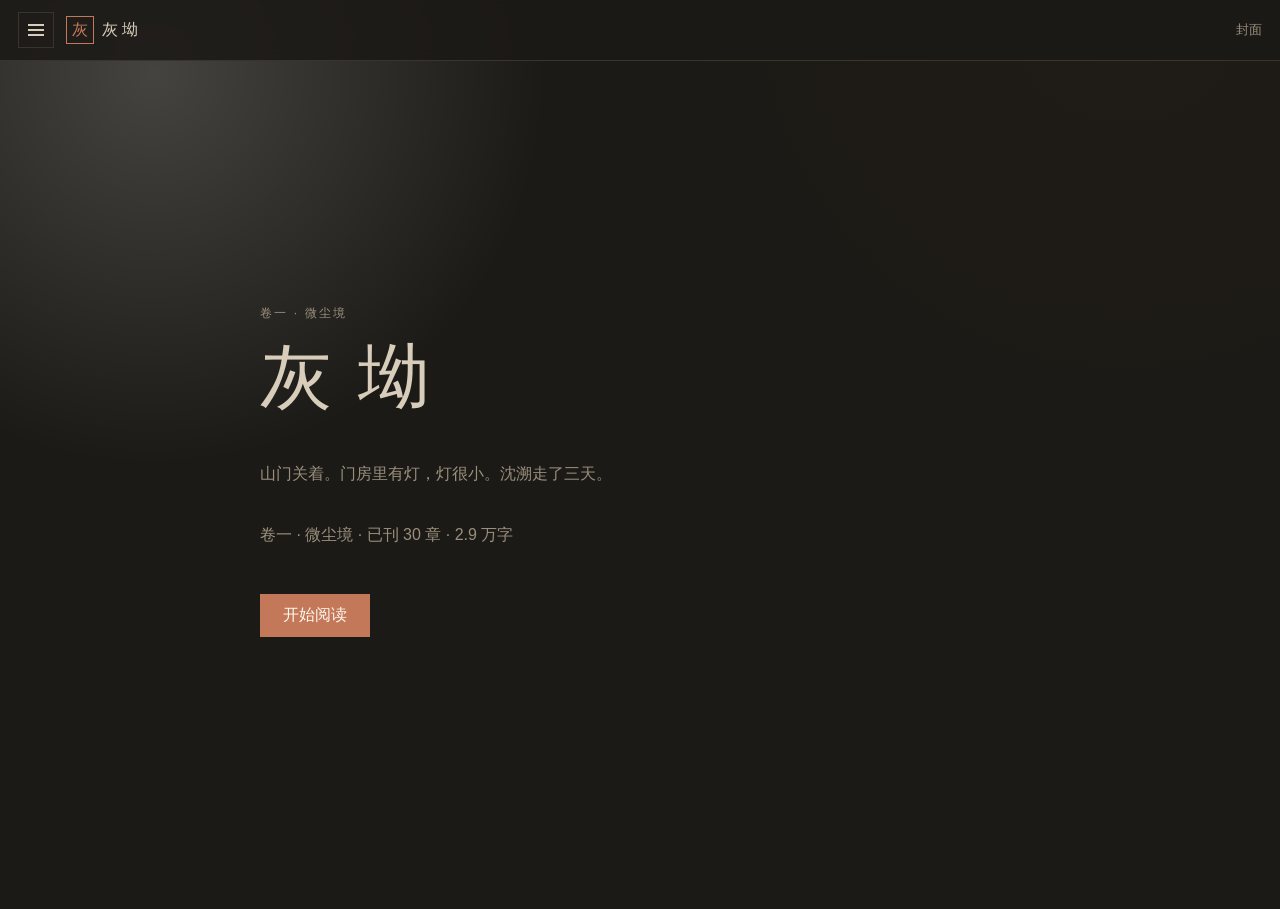
<file: index.html>
<!DOCTYPE html>
<html lang="zh-CN">
  <head>
    <meta charset="utf-8" />
    <meta name="viewport" content="width=device-width, initial-scale=1" />
    <title>灰坳</title>
    <meta name="description" content="《灰坳》卷一连载。山门关着，门房里有灯，灯很小。" />
    <link rel="icon" href="./favicon.svg" type="image/svg+xml" />
    <link rel="stylesheet" href="./styles.css?v=5" />
  </head>
  <body>
    <div class="app" data-view="cover">
      <header class="topbar">
        <button class="icon-btn" id="toggle-nav" type="button" aria-label="打开目录">
          <span class="icon-bars" aria-hidden="true"></span>
        </button>
        <a class="brand" href="#/" id="brand-link">
          <span class="seal" aria-hidden="true">灰</span>
          <span class="brand-text">灰坳</span>
        </a>
        <p class="top-progress" id="top-progress"></p>
      </header>

      <div class="nav-mask" id="nav-mask" hidden></div>

      <aside class="nav" id="nav" aria-label="章节目录">
        <div class="nav-head">
          <p class="nav-kicker">目录</p>
          <label class="sr-only" for="chapter-filter">搜索章节</label>
          <input id="chapter-filter" type="search" placeholder="搜章名" autocomplete="off" />
        </div>
        <ol class="chapter-list" id="chapter-list"></ol>
      </aside>

      <main class="main">
        <section class="cover" id="cover">
          <p class="cover-kicker">卷一 · 微尘境</p>
          <h1>灰坳</h1>
          <p class="cover-blurb" id="cover-blurb">山门关着。门房里有灯，灯很小。沈溯走了三天。</p>
          <p class="cover-meta" id="cover-meta"></p>
          <div class="cover-actions">
            <a class="primary" id="start-read" href="#/1">开始阅读</a>
            <a class="ghost" id="continue-read" href="#/1" hidden>继续阅读</a>
          </div>
        </section>

        <article class="chapter" id="chapter" hidden>
          <header class="chapter-head">
            <p class="chapter-kicker" id="chapter-kicker"></p>
            <h1 id="chapter-title"></h1>
            <p class="chapter-meta" id="chapter-meta"></p>
          </header>
          <div class="chapter-body" id="chapter-body"></div>
          <nav class="pager" aria-label="上下章">
            <a class="pager-btn" id="prev-chapter" href="#/">上一章</a>
            <a class="pager-btn" id="next-chapter" href="#/">下一章</a>
          </nav>
        </article>
      </main>
    </div>
    <script src="./app.js?v=5"></script>
  </body>
</html>
</file>
<file: styles.css>
:root {
  --paper: #1c1a16;
  --paper-deep: #141310;
  --ink: #d8cdba;
  --muted: #9a8f7d;
  --line: #3a342b;
  --seal: #c4785a;
  --seal-soft: rgba(196, 120, 90, 0.16);
  --shadow: 0 18px 40px rgba(0, 0, 0, 0.35);
  --font-ui: "PingFang SC", "Hiragino Sans GB", "Noto Sans SC", "Microsoft YaHei", sans-serif;
  --font-text: "Songti SC", "STSong", "Noto Serif SC", "Source Han Serif SC", "SimSun", serif;
  --size: 18px;
  --sidebar: 280px;
}

* {
  box-sizing: border-box;
}

[hidden] {
  display: none !important;
}

html,
body {
  margin: 0;
  min-height: 100%;
  background: var(--paper);
  color: var(--ink);
  font-family: var(--font-ui);
}

body {
  background-image:
    radial-gradient(circle at 12% 8%, rgba(255, 255, 255, 0.18), transparent 28%),
    radial-gradient(circle at 88% 0%, rgba(90, 60, 30, 0.06), transparent 32%);
}

.sr-only {
  position: absolute;
  width: 1px;
  height: 1px;
  padding: 0;
  margin: -1px;
  overflow: hidden;
  clip: rect(0, 0, 0, 0);
  border: 0;
}

.app {
  min-height: 100vh;
}

.topbar {
  position: sticky;
  top: 0;
  z-index: 20;
  display: grid;
  grid-template-columns: auto 1fr auto;
  align-items: center;
  gap: 12px;
  padding: 12px 18px;
  background: color-mix(in srgb, var(--paper) 88%, transparent);
  backdrop-filter: blur(10px);
  border-bottom: 1px solid var(--line);
}

.brand {
  display: flex;
  align-items: center;
  gap: 8px;
  color: inherit;
  text-decoration: none;
}

.seal {
  width: 28px;
  height: 28px;
  display: grid;
  place-items: center;
  border: 1.5px solid var(--seal);
  color: var(--seal);
  font-family: var(--font-text);
  font-size: 16px;
}

.brand-text {
  font-family: var(--font-text);
  letter-spacing: 0.28em;
}

.top-progress {
  margin: 0;
  color: var(--muted);
  font-size: 13px;
}

.cover-actions,
.pager {
  display: flex;
  gap: 10px;
}

.icon-btn,
.primary,
.ghost,
.pager-btn {
  border: 1px solid var(--line);
  background: transparent;
  color: inherit;
  cursor: pointer;
  font: inherit;
}

.icon-btn {
  width: 36px;
  height: 36px;
  display: grid;
  place-items: center;
}

.icon-bars,
.icon-bars::before,
.icon-bars::after {
  display: block;
  width: 16px;
  height: 1.5px;
  background: currentColor;
  position: relative;
}

.icon-bars::before,
.icon-bars::after {
  content: "";
  position: absolute;
}

.icon-bars::before {
  top: -5px;
}

.icon-bars::after {
  top: 5px;
}

.ghost,
.pager-btn {
  padding: 8px 14px;
}

.primary {
  padding: 10px 22px;
  background: var(--seal);
  border-color: var(--seal);
  color: #fff8ee;
  text-decoration: none;
}

.ghost,
.pager-btn {
  text-decoration: none;
}

.nav {
  position: fixed;
  top: 61px;
  left: 0;
  bottom: 0;
  width: min(var(--sidebar), 88vw);
  padding: 16px;
  background: var(--paper);
  border-right: 1px solid var(--line);
  transform: translateX(-105%);
  transition: transform 0.22s ease;
  overflow: auto;
  z-index: 15;
  pointer-events: none;
}

.app.nav-open .nav {
  transform: none;
  box-shadow: var(--shadow);
  pointer-events: auto;
}

.nav-mask {
  position: fixed;
  inset: 61px 0 0;
  background: rgba(24, 18, 12, 0.28);
  z-index: 14;
}

.nav-kicker,
.cover-kicker,
.chapter-kicker {
  margin: 0 0 8px;
  color: var(--muted);
  letter-spacing: 0.18em;
  font-size: 12px;
}

#chapter-filter {
  width: 100%;
  margin-bottom: 14px;
  padding: 8px 10px;
  border: 1px solid var(--line);
  background: var(--paper-deep);
  color: inherit;
  font: inherit;
}

.chapter-list {
  list-style: none;
  margin: 0;
  padding: 0;
}

.chapter-list a {
  display: grid;
  grid-template-columns: 3.2em 1fr;
  gap: 8px;
  padding: 9px 8px;
  color: inherit;
  text-decoration: none;
  border-left: 2px solid transparent;
}

.chapter-list a:hover,
.chapter-list a.active {
  background: var(--seal-soft);
  border-left-color: var(--seal);
}

.chapter-list .n {
  color: var(--muted);
  font-variant-numeric: tabular-nums;
}

.main {
  width: min(760px, calc(100% - 40px));
  margin: 0 auto;
  padding: 28px 0 80px;
}

.cover,
.chapter {
  animation: rise 0.35s ease;
}

.cover {
  min-height: calc(100vh - 160px);
  display: flex;
  flex-direction: column;
  justify-content: center;
  padding-top: 24px;
}

.cover h1,
.chapter-head h1 {
  margin: 0 0 18px;
  font-family: var(--font-text);
  font-weight: 500;
  letter-spacing: 0.36em;
  font-size: clamp(42px, 8vw, 72px);
}

.cover-blurb,
.cover-meta,
.chapter-meta {
  color: var(--muted);
  line-height: 1.8;
}

.cover-actions {
  margin-top: 28px;
}

.chapter-head h1 {
  font-size: clamp(28px, 5vw, 40px);
  letter-spacing: 0.16em;
}

.chapter-body {
  font-family: var(--font-text);
  font-size: var(--size);
  line-height: 2;
}

.chapter-body p {
  margin: 0 0 1.1em;
  text-indent: 2em;
}

.pager {
  justify-content: space-between;
  margin-top: 40px;
  padding-top: 20px;
  border-top: 1px solid var(--line);
}

.pager-btn[aria-disabled="true"] {
  opacity: 0.35;
  pointer-events: none;
}

@keyframes rise {
  from {
    opacity: 0;
    transform: translateY(10px);
  }
  to {
    opacity: 1;
    transform: none;
  }
}

@media (min-width: 1100px) {
  .app[data-view="chapter"] .nav {
    transform: none;
    box-shadow: none;
    pointer-events: auto;
  }

  .app[data-view="chapter"] .main {
    margin-left: calc(var(--sidebar) + (100vw - var(--sidebar) - 760px) / 2);
  }

  .app[data-view="chapter"] #toggle-nav,
  .app[data-view="chapter"] .nav-mask {
    display: none;
  }
}

@media (prefers-reduced-motion: reduce) {
  .nav,
  .cover,
  .chapter {
    transition: none;
    animation: none;
  }
}

@media print {
  .topbar,
  .nav,
  .pager,
  .nav-mask {
    display: none !important;
  }

  .main {
    width: auto;
    margin: 0;
  }
}
</file>
